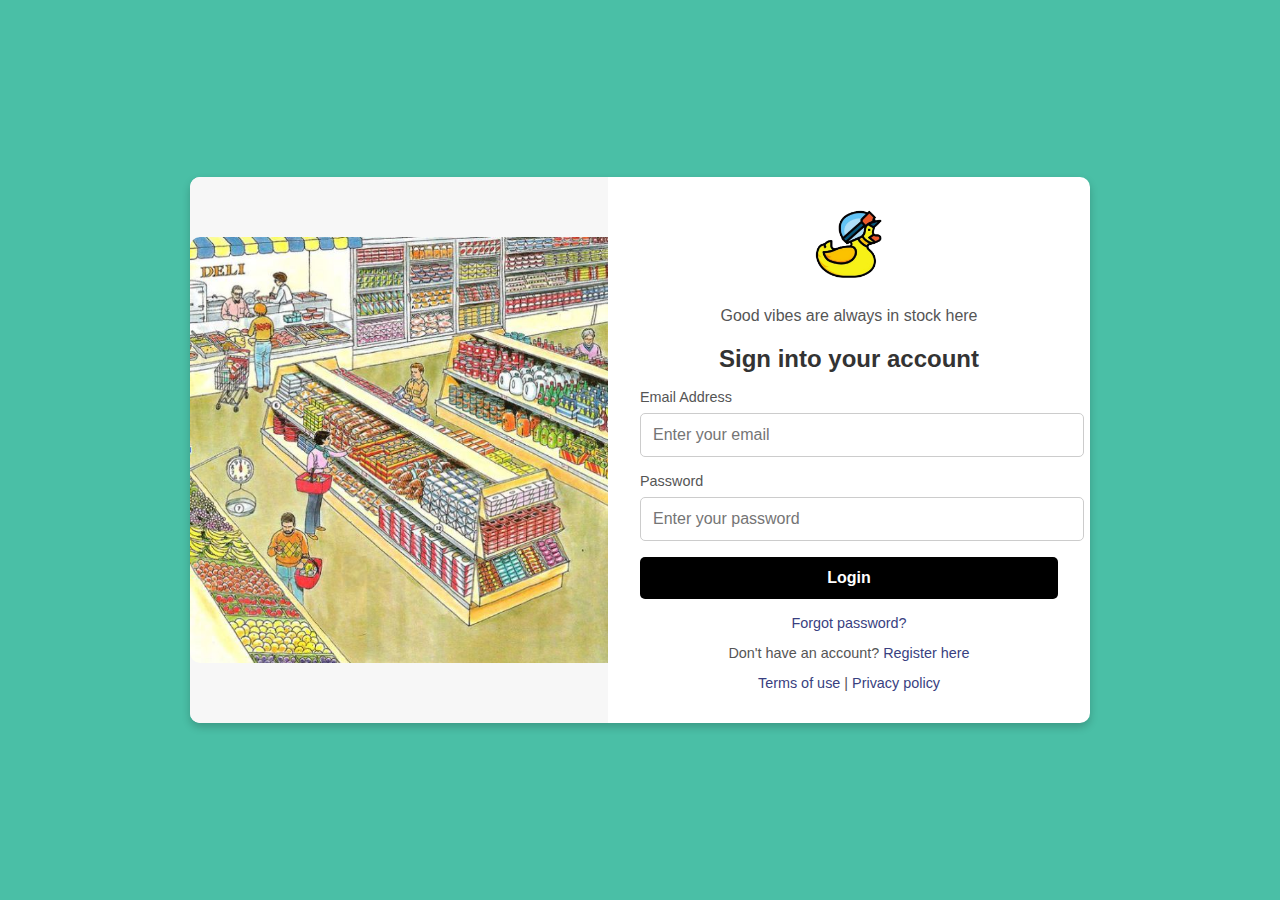
<file: Account/login/index.html>
<!DOCTYPE html>
<html lang="en">
<head>
    <meta charset="UTF-8">
    <meta name="viewport" content="width=device-width, initial-scale=1.0">
    <title>Inventory</title>
    <link rel="icon" href="/img/DD1-removebG.png" type="image/x-icon">
    <link rel="stylesheet" href="/Account/login/style.css">
</head>
<body>
    <section class="vh-100">
        <div class="container">
            <div class="row">
                <div class="card">
                    <!-- Image Section -->
                    <div class="image-section">
                        <img src="/img/RT.JPG" alt="Login Visual">
                    </div>
                        <!-- Form Section -->
                        <div class="form-section">
                            <form>
                                <div class="logo">
                                    <img src="/img/DD1-removebG.png" alt="Logo">
                                    <p>Good vibes are always in stock here</p>
                                </div>
                                <h2>Sign into your account</h2>
                                <div class="input-group">
                                    <label for="email">Email Address</label>
                                    <input type="email" id="email" placeholder="Enter your email" required>
                                </div>
                                <div class="input-group">
                                    <label for="password">Password</label>
                                    <input type="password" id="password" placeholder="Enter your password" required>
                                </div>
                                <button type="submit" class="btn">Login</button>
                                <div class="links">
                                    <a href="#!">Forgot password?</a>
                                    <p>Don't have an account? <a href="#!">Register here</a></p>
                                    <a href="#!">Terms of use</a> | <a href="#!">Privacy policy</a>
                                </div>
                            </form>
                        </div>
                </div>
            </div>
        </div>
    </section>
    
    



</body>
</html>
</file>
<file: Account/login/style.css>
/* General Styles */
body {
    font-family: Arial, sans-serif;
    margin: 0;
    padding: 0;
    background-color: #4abfa6;
    background-image: url('https://i.pinimg.com/736x/91/f6/65/91f6659d62c2fccab484a3d736585834.jpg');
    background-size: cover;
    background-position: center;
}

/* Container */
.vh-100 {
    height: 100vh;
    display: flex;
    justify-content: center;
    align-items: center;
}

.container {
    max-width: 900px;
    width: 100%;
}

.row {
    display: flex;
    flex-wrap: wrap;
}

/* Card */
.card {
    display: flex;
    background: #fff;
    border-radius: 10px;
    box-shadow: 0 4px 8px rgba(0, 0, 0, 0.2);
    overflow: hidden;
    max-width: 900px;
    width: 100%;
}

/* Image Section */
.image-section {
    flex: 1;
    background-color: #f7f7f7;
    display: flex;
    justify-content: center;
    align-items: center;
}

.image-section img {
    max-width: 100%;
    height: auto;
    border-radius: 10px 0 0 10px;
}

/* Form Section */
.form-section {
    flex: 1;
    padding: 2rem;
}

.logo {
    text-align: center;
    margin-bottom: 1rem;
}

.logo img {
    max-height: 70px;
    margin-bottom: 0.5rem;
}

.logo p {
    font-size: 1rem;
    color: #555;
}

h2 {
    text-align: center;
    margin-bottom: 1rem;
    color: #333;
}

.input-group {
    margin-bottom: 1rem;
}

.input-group label {
    display: block;
    margin-bottom: 0.5rem;
    font-size: 0.9rem;
    color: #555;
}

.input-group input {
    width: 100%;
    padding: 0.75rem;
    border: 1px solid #ccc;
    border-radius: 5px;
    font-size: 1rem;
    outline: none;
}

.input-group input:focus {
    border-color: #4abfa6;
    box-shadow: 0 0 5px rgba(74, 191, 166, 0.5);
}

.btn {
    width: 100%;
    padding: 0.75rem;
    background-color: #000;
    color: #fff;
    border: none;
    border-radius: 5px;
    font-size: 1rem;
    font-weight: bold;
    cursor: pointer;
    transition: background-color 0.3s ease, color 0.3s ease;
}

.btn:hover {
    background-color: #4abfa6;
    color: #000;
}

/* Links */
.links {
    text-align: center;
    margin-top: 1rem;
    font-size: 0.9rem;
    color: #555;
}

.links a {
    color: #393f81;
    text-decoration: none;
}

.links a:hover {
    text-decoration: underline;
}

/* Responsive Design */
@media (max-width: 768px) {
    .card {
        flex-direction: column;
    }

    .image-section {
        display: none;
    }
}
</file>
